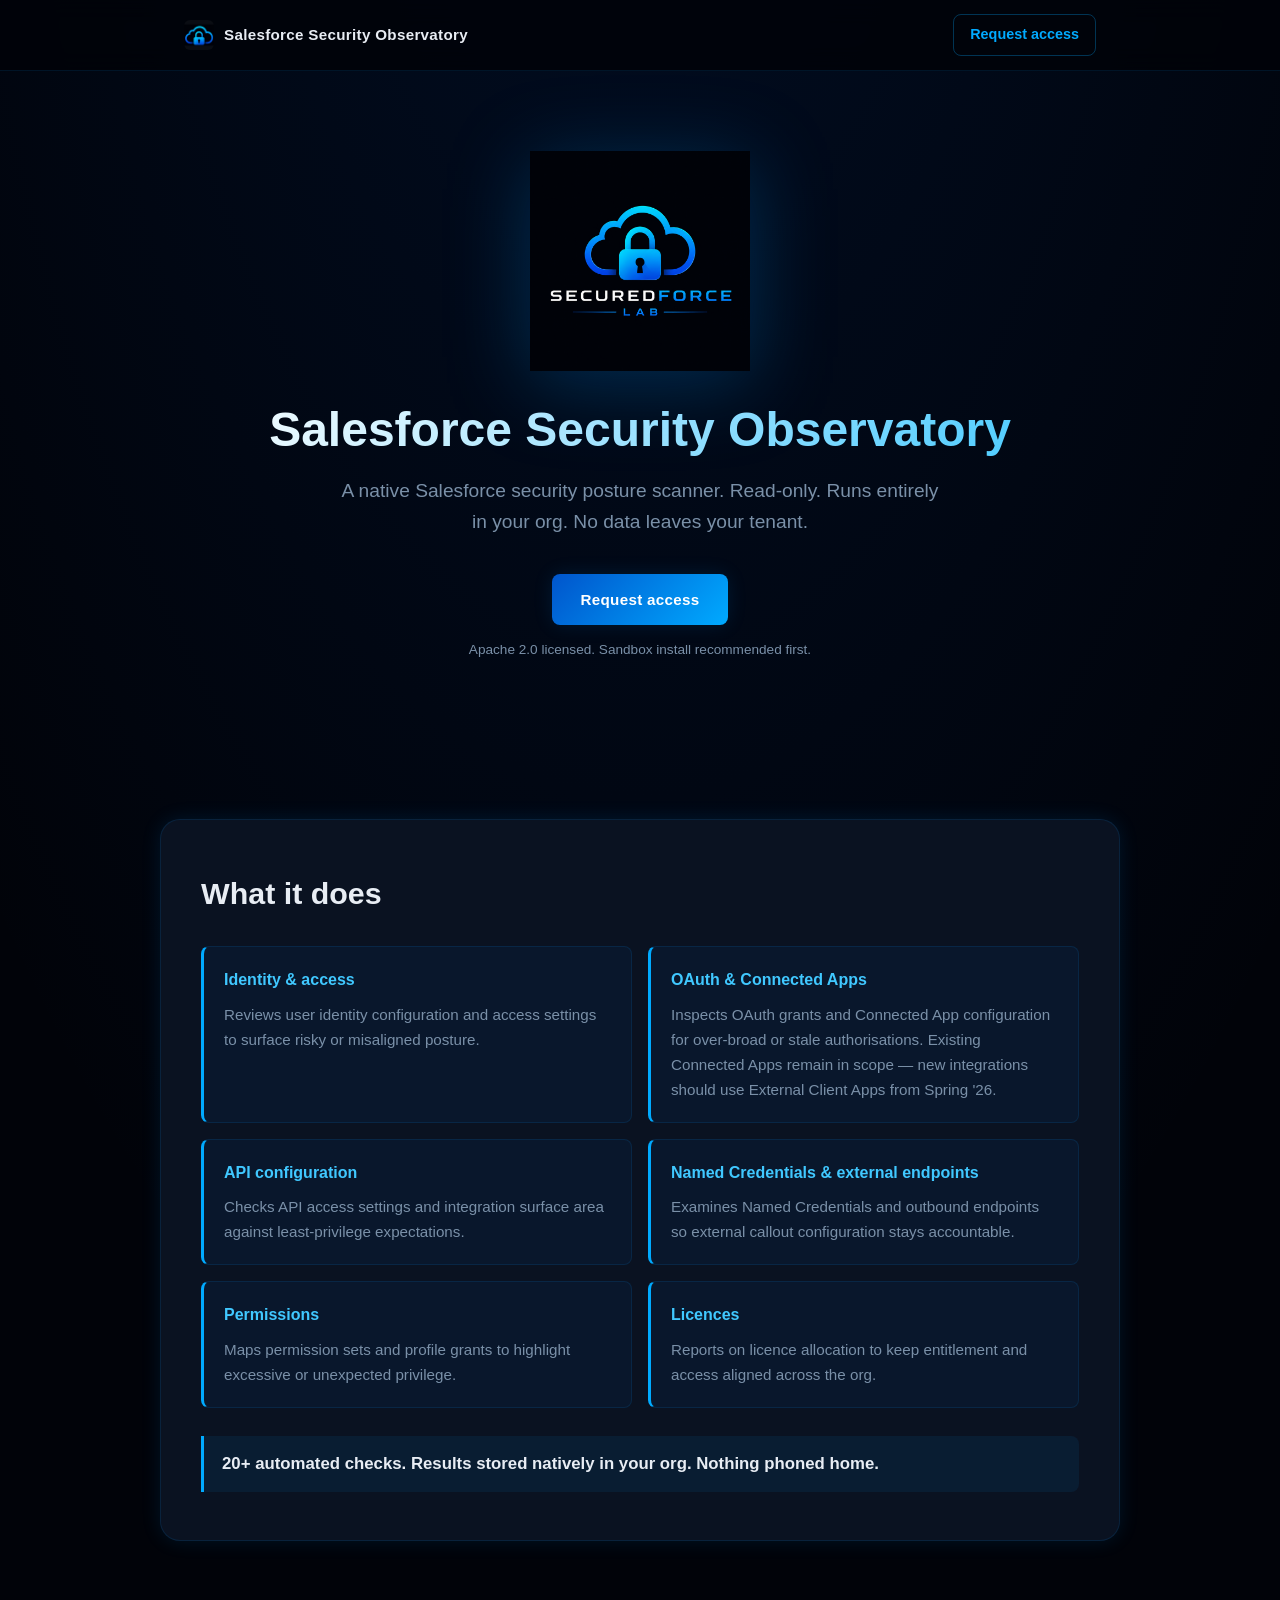
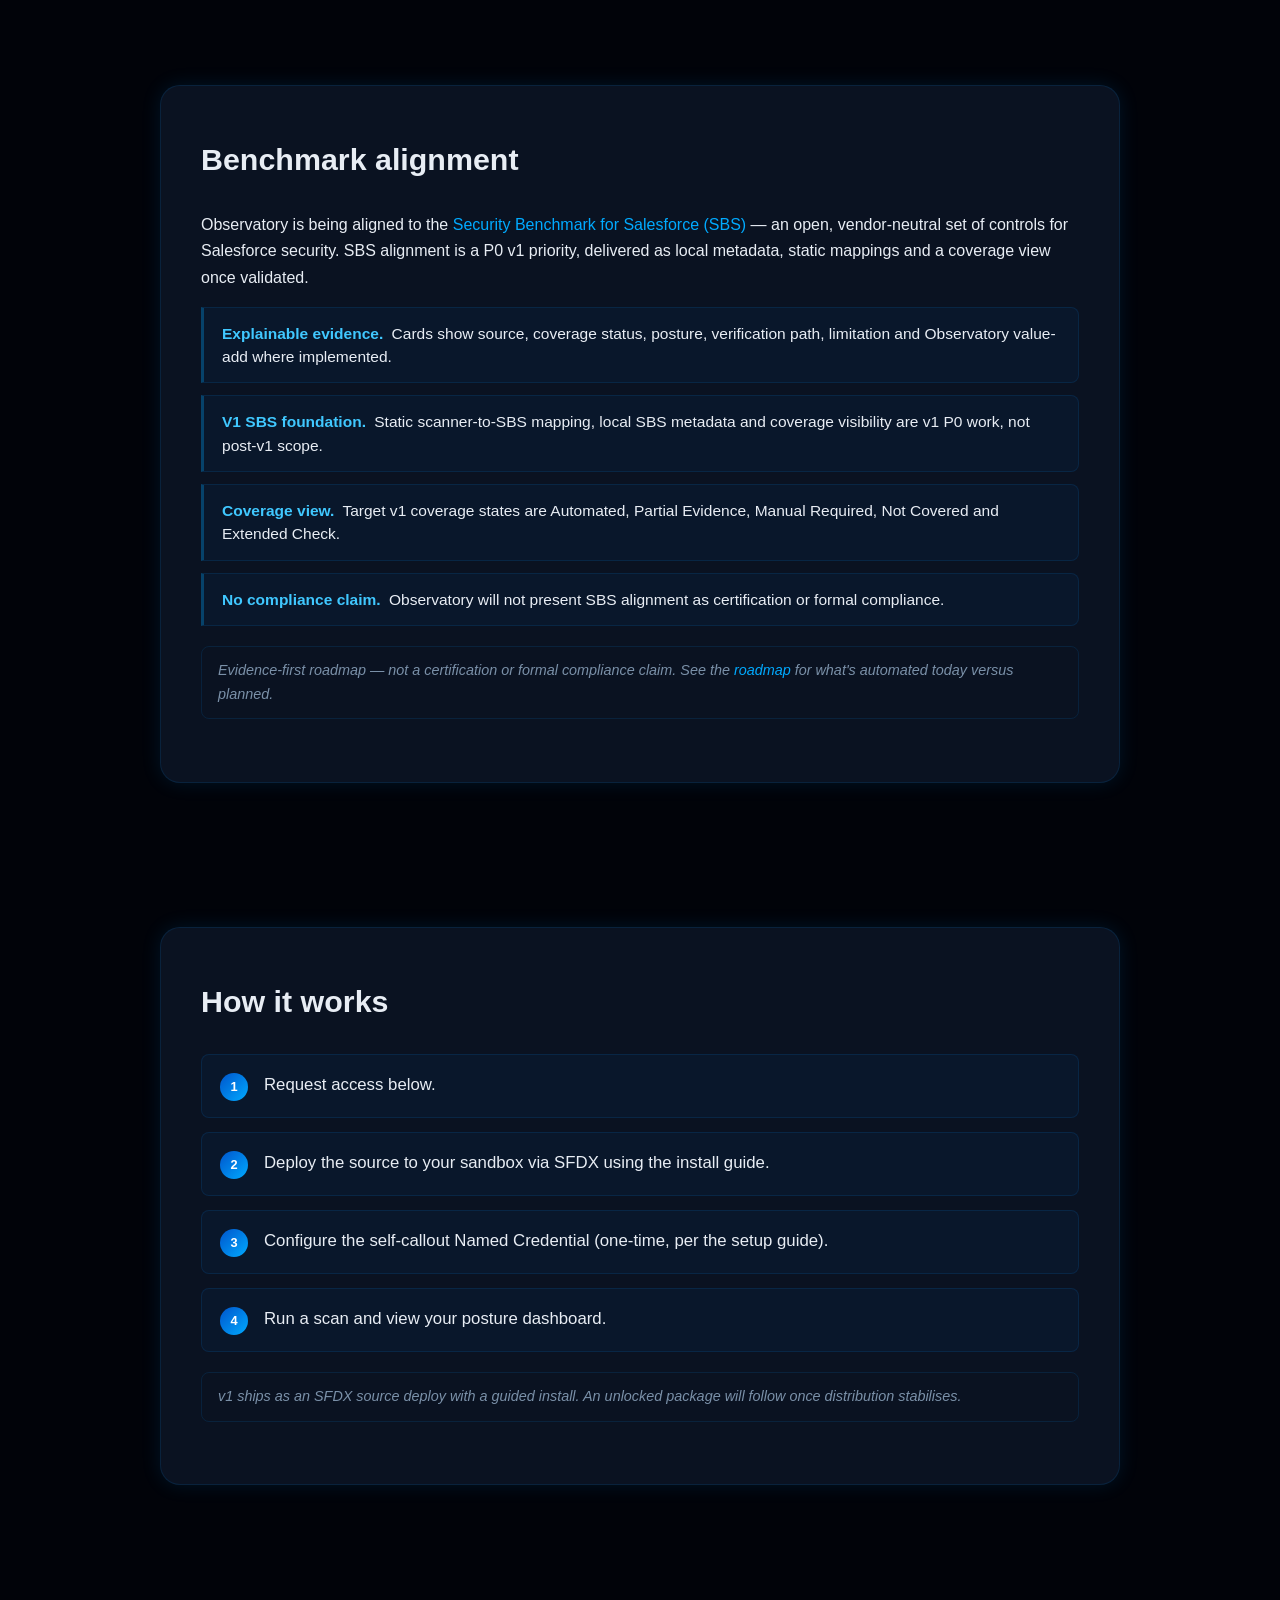
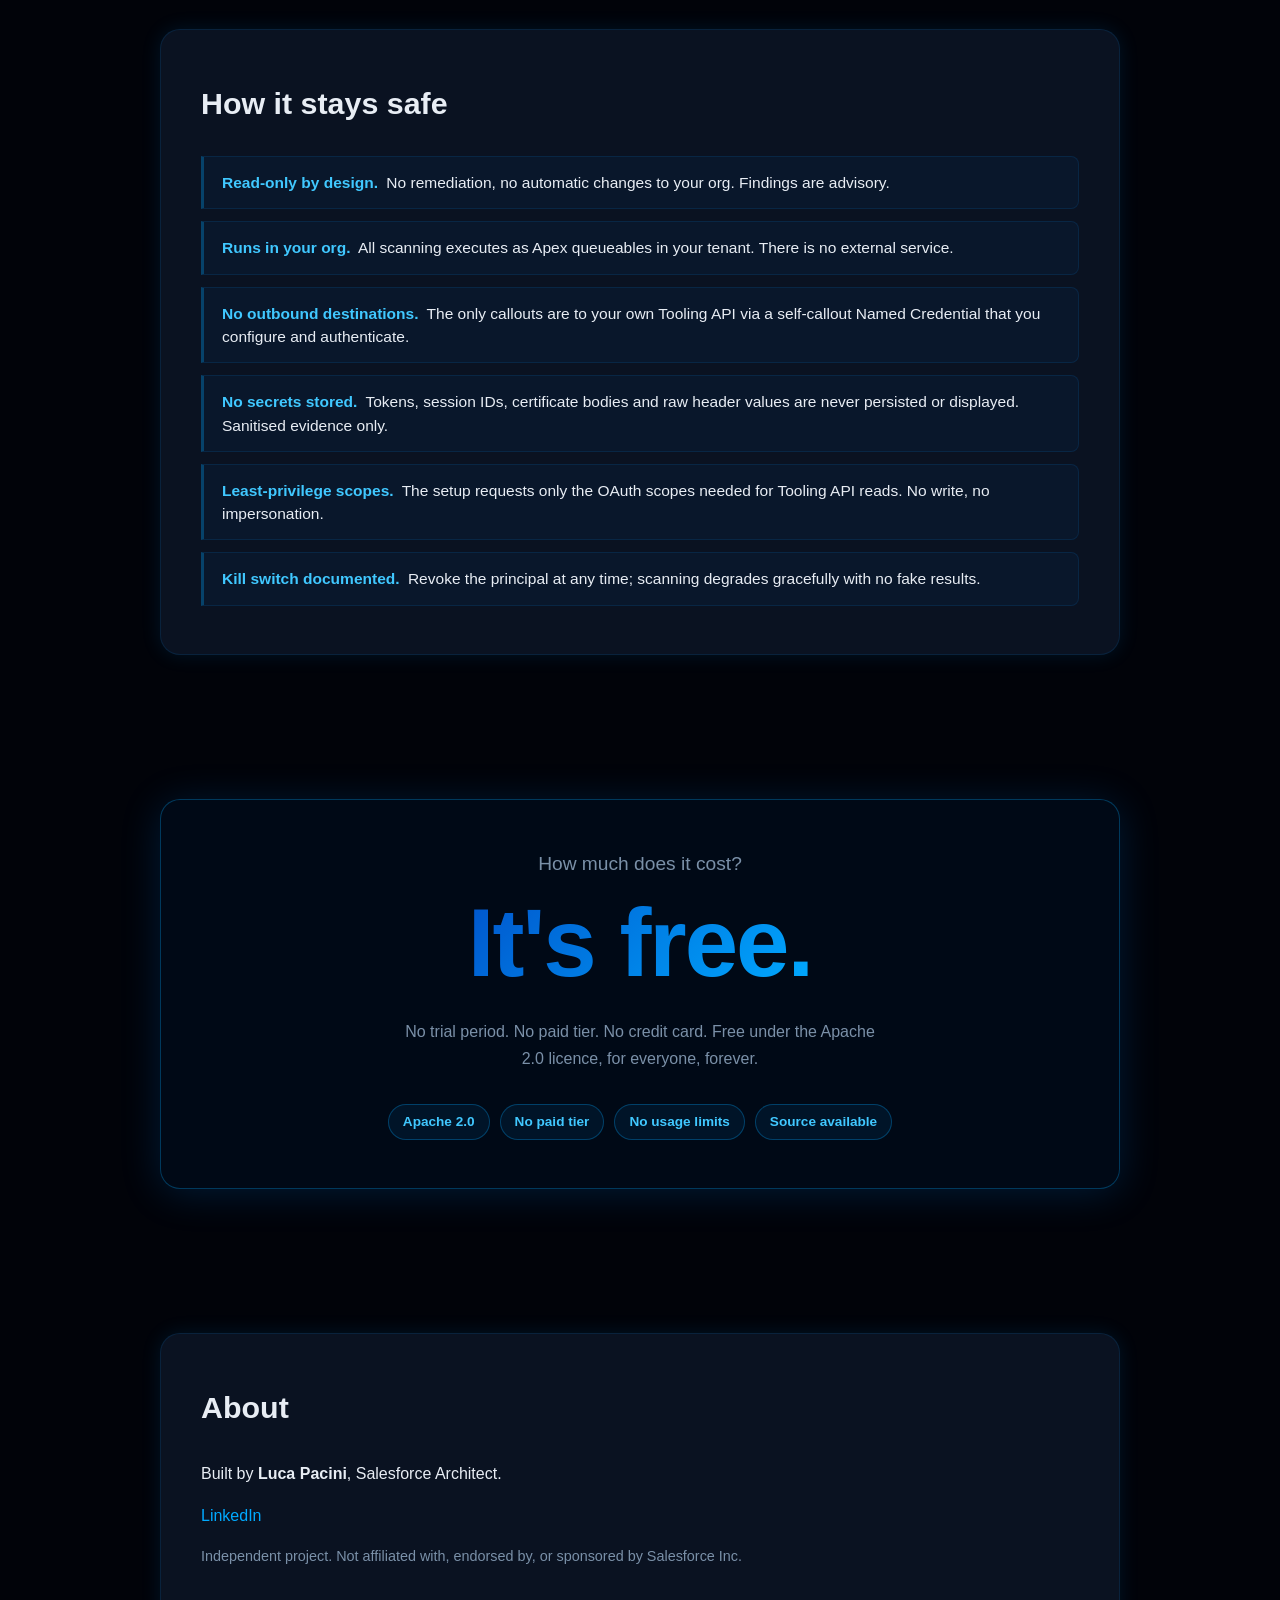
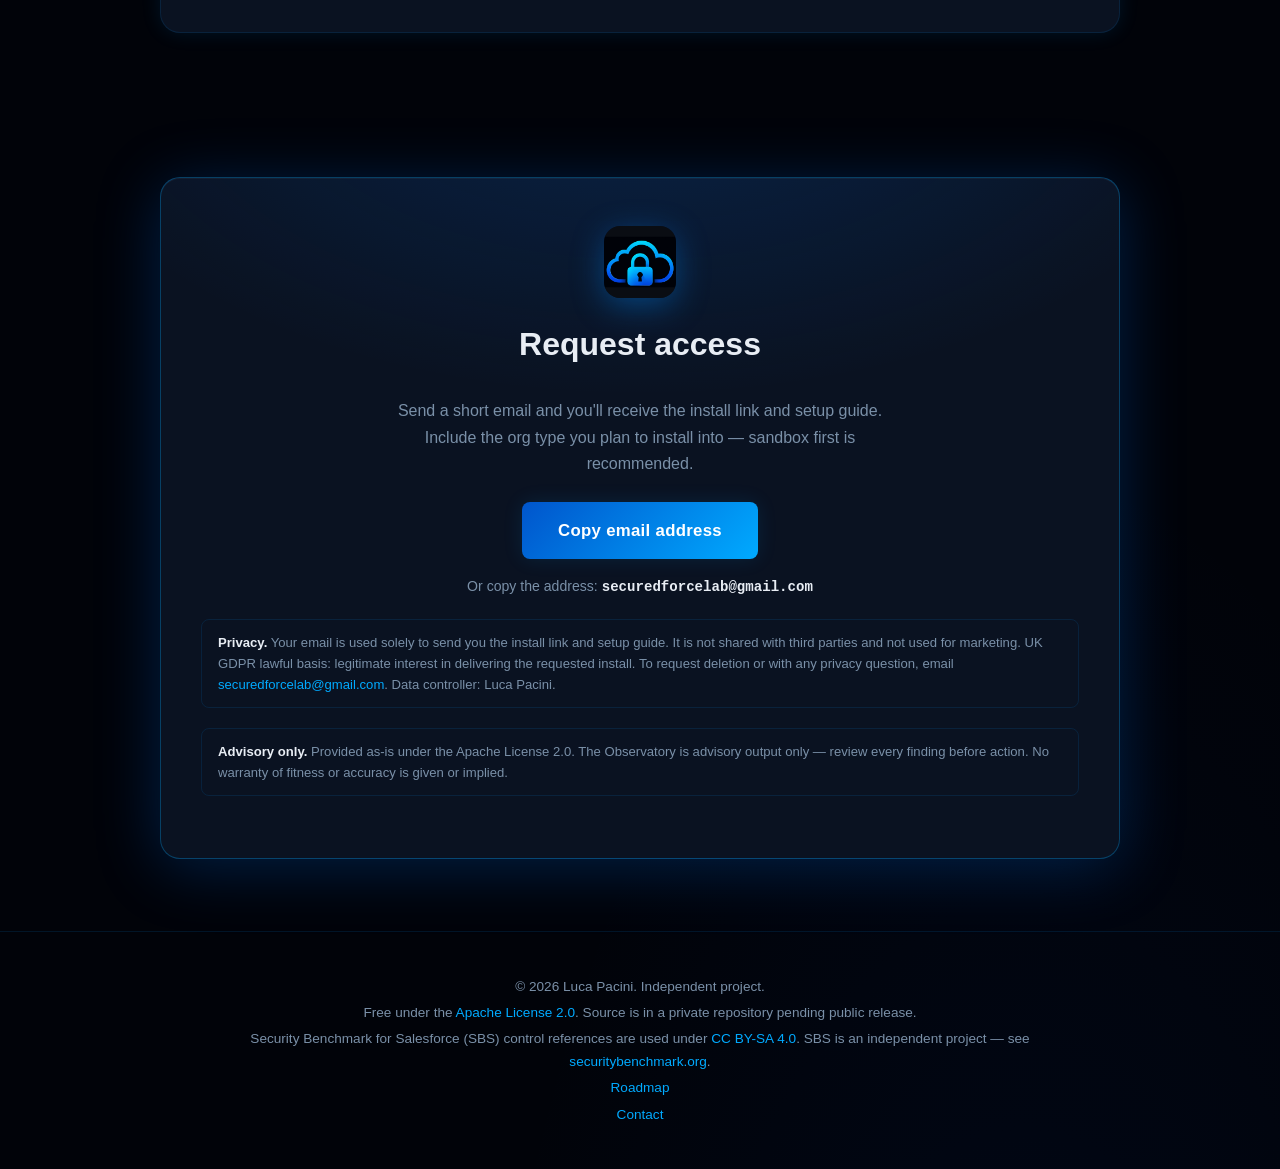
<file: index.html>
<!DOCTYPE html>
<html lang="en-GB">
<head>
  <meta charset="utf-8">
  <meta name="viewport" content="width=device-width, initial-scale=1">
  <title>Salesforce Security Observatory — Free Native Posture Scanner</title>
  <meta name="description" content="A native Salesforce security posture scanner. Read-only. Runs in your org. No data leaves your tenant. Built by a Salesforce Architect.">
  <meta name="author" content="Luca Pacini">
  <link rel="canonical" href="https://luca-pacini.github.io/sf-security-observatory/">
  <link rel="icon" type="image/png" href="favicon.png">
  <link rel="apple-touch-icon" href="logo-mark.png">

  <!-- Open Graph / link previews on LinkedIn, Slack, email -->
  <meta property="og:type" content="website">
  <meta property="og:title" content="Salesforce Security Observatory">
  <meta property="og:description" content="A native Salesforce security posture scanner. Read-only. Runs in your org. No data leaves your tenant.">
  <meta property="og:url" content="https://luca-pacini.github.io/sf-security-observatory/">
  <meta property="og:image" content="https://luca-pacini.github.io/sf-security-observatory/og-image.png">
  <meta property="og:locale" content="en_GB">
  <meta name="twitter:card" content="summary_large_image">
  <meta name="twitter:title" content="Salesforce Security Observatory">
  <meta name="twitter:description" content="A native Salesforce security posture scanner. Read-only. Runs in your org.">
  <meta name="twitter:image" content="https://luca-pacini.github.io/sf-security-observatory/og-image.png">

  <link rel="stylesheet" href="styles.css">
</head>
<body>
  <header class="site-header">
    <div class="container header-inner">
      <span class="brand"><img class="brand-logo" src="logo-mark.png" alt="SecuredForce Lab" width="32" height="32"> Salesforce Security Observatory</span>
      <a class="nav-cta" href="#request">Request access</a>
    </div>
  </header>

  <main>
    <!-- Hero -->
    <section class="hero">
      <div class="container">
        <img class="hero-logo" src="logo.png" alt="SecuredForce Lab — Salesforce Security Observatory" width="280">
        <h1>Salesforce Security Observatory</h1>
        <p class="strapline">A native Salesforce security posture scanner. Read-only. Runs entirely in your org. No data leaves your tenant.</p>
        <a class="btn btn-primary" href="#request">Request access</a>
        <p class="hero-sub">Apache 2.0 licensed. Sandbox install recommended first.</p>
      </div>
    </section>

    <!-- What it does -->
    <section class="section" id="what-it-does">
      <div class="container">
        <h2>What it does</h2>
        <ul class="feature-list">
          <li>
            <h3>Identity &amp; access</h3>
            <p>Reviews user identity configuration and access settings to surface risky or misaligned posture.</p>
          </li>
          <li>
            <h3>OAuth &amp; Connected Apps</h3>
            <p>Inspects OAuth grants and Connected App configuration for over-broad or stale authorisations. Existing Connected Apps remain in scope — new integrations should use External Client Apps from Spring '26.</p>
          </li>
          <li>
            <h3>API configuration</h3>
            <p>Checks API access settings and integration surface area against least-privilege expectations.</p>
          </li>
          <li>
            <h3>Named Credentials &amp; external endpoints</h3>
            <p>Examines Named Credentials and outbound endpoints so external callout configuration stays accountable.</p>
          </li>
          <li>
            <h3>Permissions</h3>
            <p>Maps permission sets and profile grants to highlight excessive or unexpected privilege.</p>
          </li>
          <li>
            <h3>Licences</h3>
            <p>Reports on licence allocation to keep entitlement and access aligned across the org.</p>
          </li>
        </ul>
        <p class="highlight">20+ automated checks. Results stored natively in your org. Nothing phoned home.</p>
      </div>
    </section>

    <!-- SBS alignment -->
    <section class="section" id="benchmark">
      <div class="container">
        <h2>Benchmark alignment</h2>
        <p>Observatory is being aligned to the <a class="link" href="https://www.securitybenchmark.org" target="_blank" rel="noopener">Security Benchmark for Salesforce (SBS)</a> — an open, vendor-neutral set of controls for Salesforce security. SBS alignment is a P0 v1 priority, delivered as local metadata, static mappings and a coverage view once validated.</p>
        <ul class="proof-list">
          <li><strong>Explainable evidence.</strong> Cards show source, coverage status, posture, verification path, limitation and Observatory value-add where implemented.</li>
          <li><strong>V1 SBS foundation.</strong> Static scanner-to-SBS mapping, local SBS metadata and coverage visibility are v1 P0 work, not post-v1 scope.</li>
          <li><strong>Coverage view.</strong> Target v1 coverage states are Automated, Partial Evidence, Manual Required, Not Covered and Extended Check.</li>
          <li><strong>No compliance claim.</strong> Observatory will not present SBS alignment as certification or formal compliance.</li>
        </ul>
        <p class="note">Evidence-first roadmap — not a certification or formal compliance claim. See the <a class="link" href="roadmap.html">roadmap</a> for what's automated today versus planned.</p>
      </div>
    </section>

    <!-- How it works -->
    <section class="section section-alt" id="how-it-works">
      <div class="container">
        <h2>How it works</h2>
        <ol class="steps">
          <li>Request access below.</li>
          <li>Deploy the source to your sandbox via SFDX using the install guide.</li>
          <li>Configure the self-callout Named Credential (one-time, per the setup guide).</li>
          <li>Run a scan and view your posture dashboard.</li>
        </ol>
        <p class="note">v1 ships as an SFDX source deploy with a guided install. An unlocked package will follow once distribution stabilises.</p>
      </div>
    </section>

    <!-- How it stays safe -->
    <section class="section" id="how-it-stays-safe">
      <div class="container">
        <h2>How it stays safe</h2>
        <ul class="proof-list">
          <li><strong>Read-only by design.</strong> No remediation, no automatic changes to your org. Findings are advisory.</li>
          <li><strong>Runs in your org.</strong> All scanning executes as Apex queueables in your tenant. There is no external service.</li>
          <li><strong>No outbound destinations.</strong> The only callouts are to your own Tooling API via a self-callout Named Credential that you configure and authenticate.</li>
          <li><strong>No secrets stored.</strong> Tokens, session IDs, certificate bodies and raw header values are never persisted or displayed. Sanitised evidence only.</li>
          <li><strong>Least-privilege scopes.</strong> The setup requests only the OAuth scopes needed for Tooling API reads. No write, no impersonation.</li>
          <li><strong>Kill switch documented.</strong> Revoke the principal at any time; scanning degrades gracefully with no fake results.</li>
        </ul>
      </div>
    </section>

    <!-- Pricing -->
    <section class="section section-price" id="pricing">
      <div class="container">
        <div class="price-block">
          <p class="price-question">How much does it cost?</p>
          <span class="price-answer">It's free.</span>
          <p class="price-detail">No trial period. No paid tier. No credit card. Free under the Apache 2.0 licence, for everyone, forever.</p>
          <div class="price-badges">
            <span class="badge">Apache 2.0</span>
            <span class="badge">No paid tier</span>
            <span class="badge">No usage limits</span>
            <span class="badge">Source available</span>
          </div>
        </div>
      </div>
    </section>

    <!-- About -->
    <section class="section section-alt" id="about">
      <div class="container">
        <h2>About</h2>
        <p>Built by <strong>Luca Pacini</strong>, Salesforce Architect.</p>
        <p><a class="link" id="linkedin-link" href="https://www.linkedin.com/in/lpacini" target="_blank" rel="noopener">LinkedIn</a></p>
        <p class="disclaimer">Independent project. Not affiliated with, endorsed by, or sponsored by Salesforce Inc.</p>
      </div>
    </section>

    <!-- Lead capture form -->
    <!-- Lead capture: email CTA -->
    <section class="section request-section" id="request">
      <div class="container">
        <div class="request-card">
          <img class="request-mark" src="logo-mark.png" alt="SecuredForce Lab" width="64" height="64">
          <h2>Request access</h2>
          <p class="form-guidance">Send a short email and you'll receive the install link and setup guide. Include the org type you plan to install into — sandbox first is recommended.</p>
          <p class="email-cta">
            <a id="request-btn" class="btn btn-primary btn-lg"
               href="mailto:securedforcelab@gmail.com?subject=Security%20Observatory%20-%20install%20link%20request&body=Hi%20Luca%2C%0A%0AI'd%20like%20to%20try%20the%20Salesforce%20Security%20Observatory.%0A%0AName%3A%20%0AOrg%20type%20(sandbox%20%2F%20developer%20%2F%20production)%3A%20%0A%0AThanks">
              Request the install link
            </a>
          </p>
          <p class="email-fallback">
            Or copy the address: <strong>securedforcelab@gmail.com</strong>
          </p>
        </div>
        <p class="privacy-notice">
          <strong>Privacy.</strong> Your email is used solely to send you the install link and setup guide. It is not shared with third parties and not used for marketing. UK GDPR lawful basis: legitimate interest in delivering the requested install. To request deletion or with any privacy question, email <a class="link" id="privacy-email" href="mailto:securedforcelab@gmail.com">securedforcelab@gmail.com</a>. Data controller: Luca Pacini.
        </p>
        <p class="advisory-notice">
          <strong>Advisory only.</strong> Provided as-is under the Apache License 2.0. The Observatory is advisory output only — review every finding before action. No warranty of fitness or accuracy is given or implied.
        </p>
      </div>
    </section>
  </main>

  <footer class="site-footer">
    <div class="container">
      <p>&copy; 2026 Luca Pacini. Independent project.</p>
      <p>Free under the <a class="link" href="https://www.apache.org/licenses/LICENSE-2.0" rel="noopener">Apache License 2.0</a>. Source is in a private repository pending public release.</p>
      <p>Security Benchmark for Salesforce (SBS) control references are used under <a class="link" href="https://creativecommons.org/licenses/by-sa/4.0/" target="_blank" rel="noopener">CC BY-SA 4.0</a>. SBS is an independent project — see <a class="link" href="https://www.securitybenchmark.org" target="_blank" rel="noopener">securitybenchmark.org</a>.</p>
      <p><a class="link" id="roadmap-link" href="roadmap.html">Roadmap</a></p>
      <p><a class="link" id="contact-email" href="mailto:securedforcelab@gmail.com">Contact</a></p>
    </div>
  </footer>
  <script>
    (function () {
      var btn = document.getElementById('request-btn');
      if (!btn) return;

      var isTouchDevice = ('ontouchstart' in window) || (navigator.maxTouchPoints > 0);

      if (!isTouchDevice) {
        // Desktop: no reliable mail client — copy email to clipboard instead
        btn.textContent = 'Copy email address';
        btn.addEventListener('click', function (e) {
          e.preventDefault();
          var email = 'securedforcelab@gmail.com';
          if (navigator.clipboard && navigator.clipboard.writeText) {
            navigator.clipboard.writeText(email).then(function () {
              btn.textContent = '✓ Copied!';
              btn.style.background = 'linear-gradient(135deg,#00994d,#00cc66)';
              setTimeout(function () {
                btn.textContent = 'Copy email address';
                btn.style.background = '';
              }, 2500);
            }).catch(function () {
              // clipboard blocked (e.g. iframe) — fall back to showing the address
              btn.textContent = 'securedforcelab@gmail.com';
            });
          } else {
            btn.textContent = 'securedforcelab@gmail.com';
          }
        });
      }
      // Touch devices: mailto: href fires naturally — no changes needed
    })();
  </script>
</body>
</html>
</file>
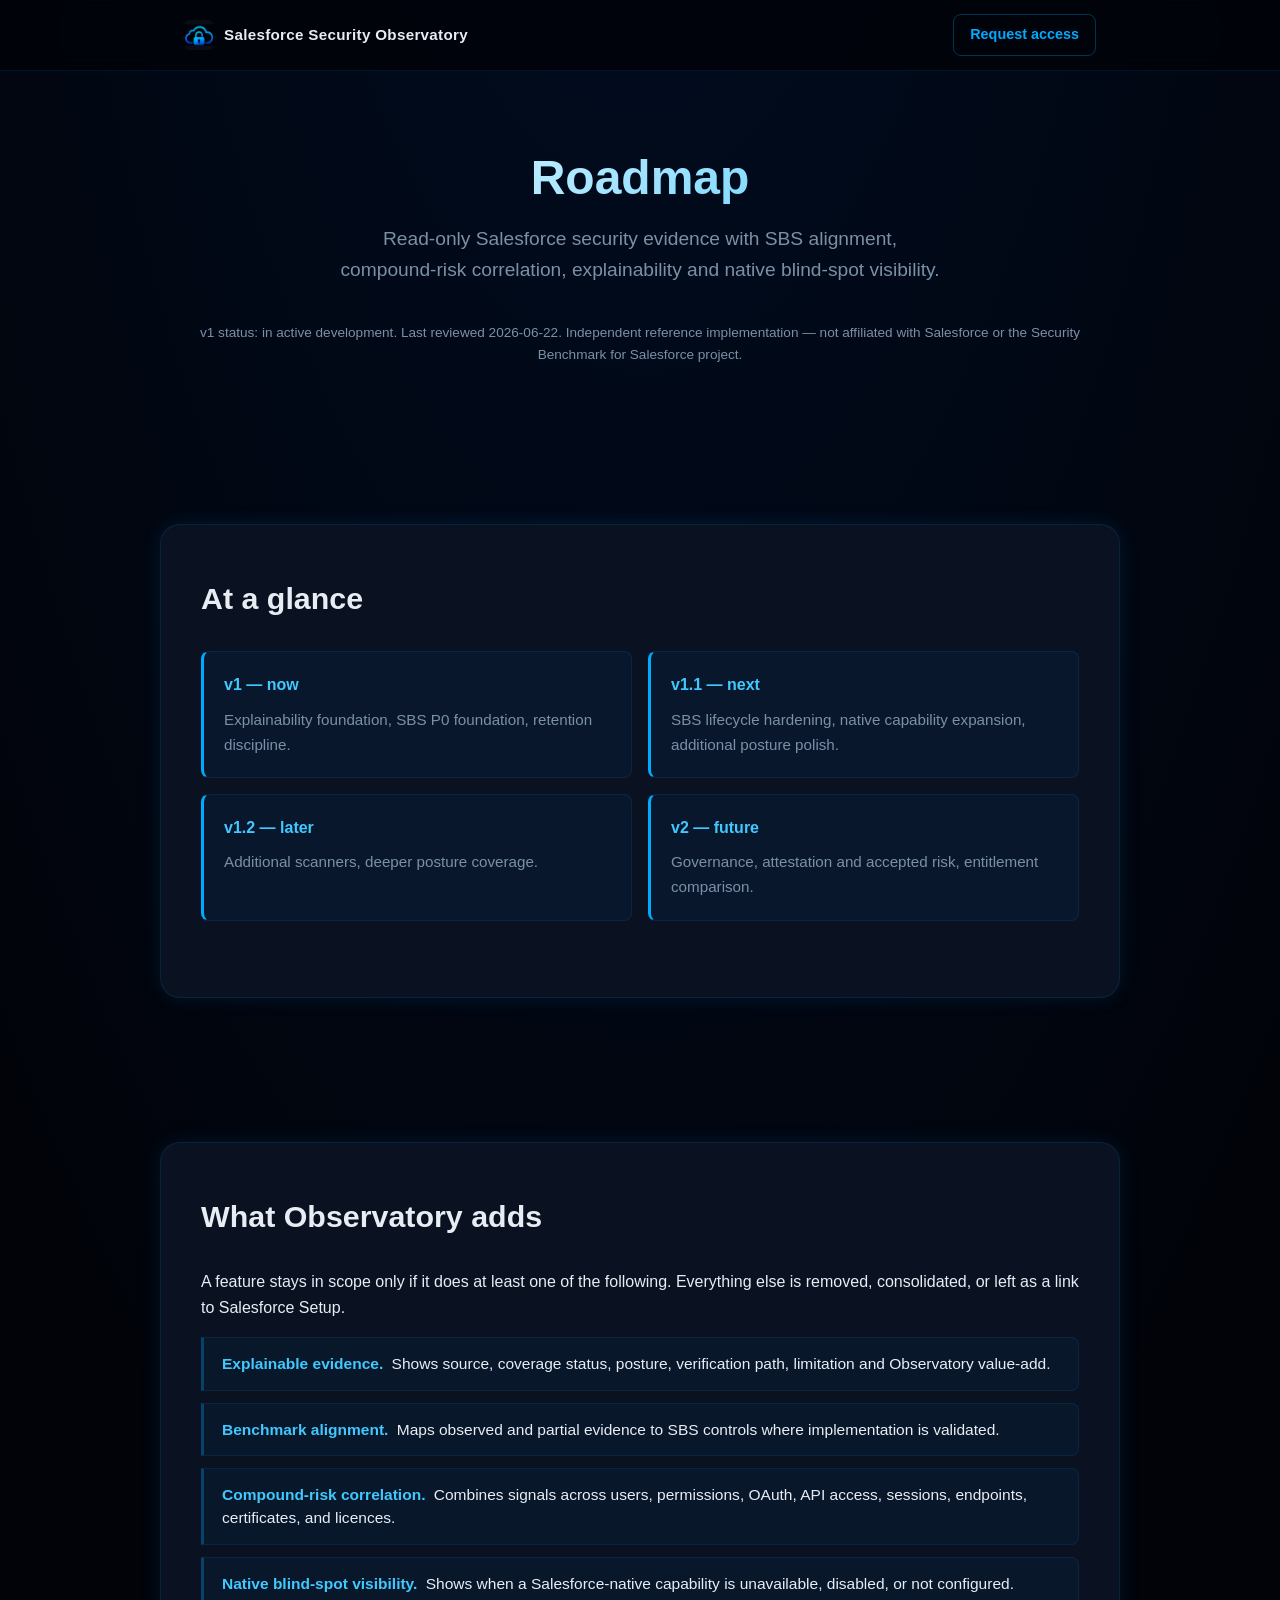
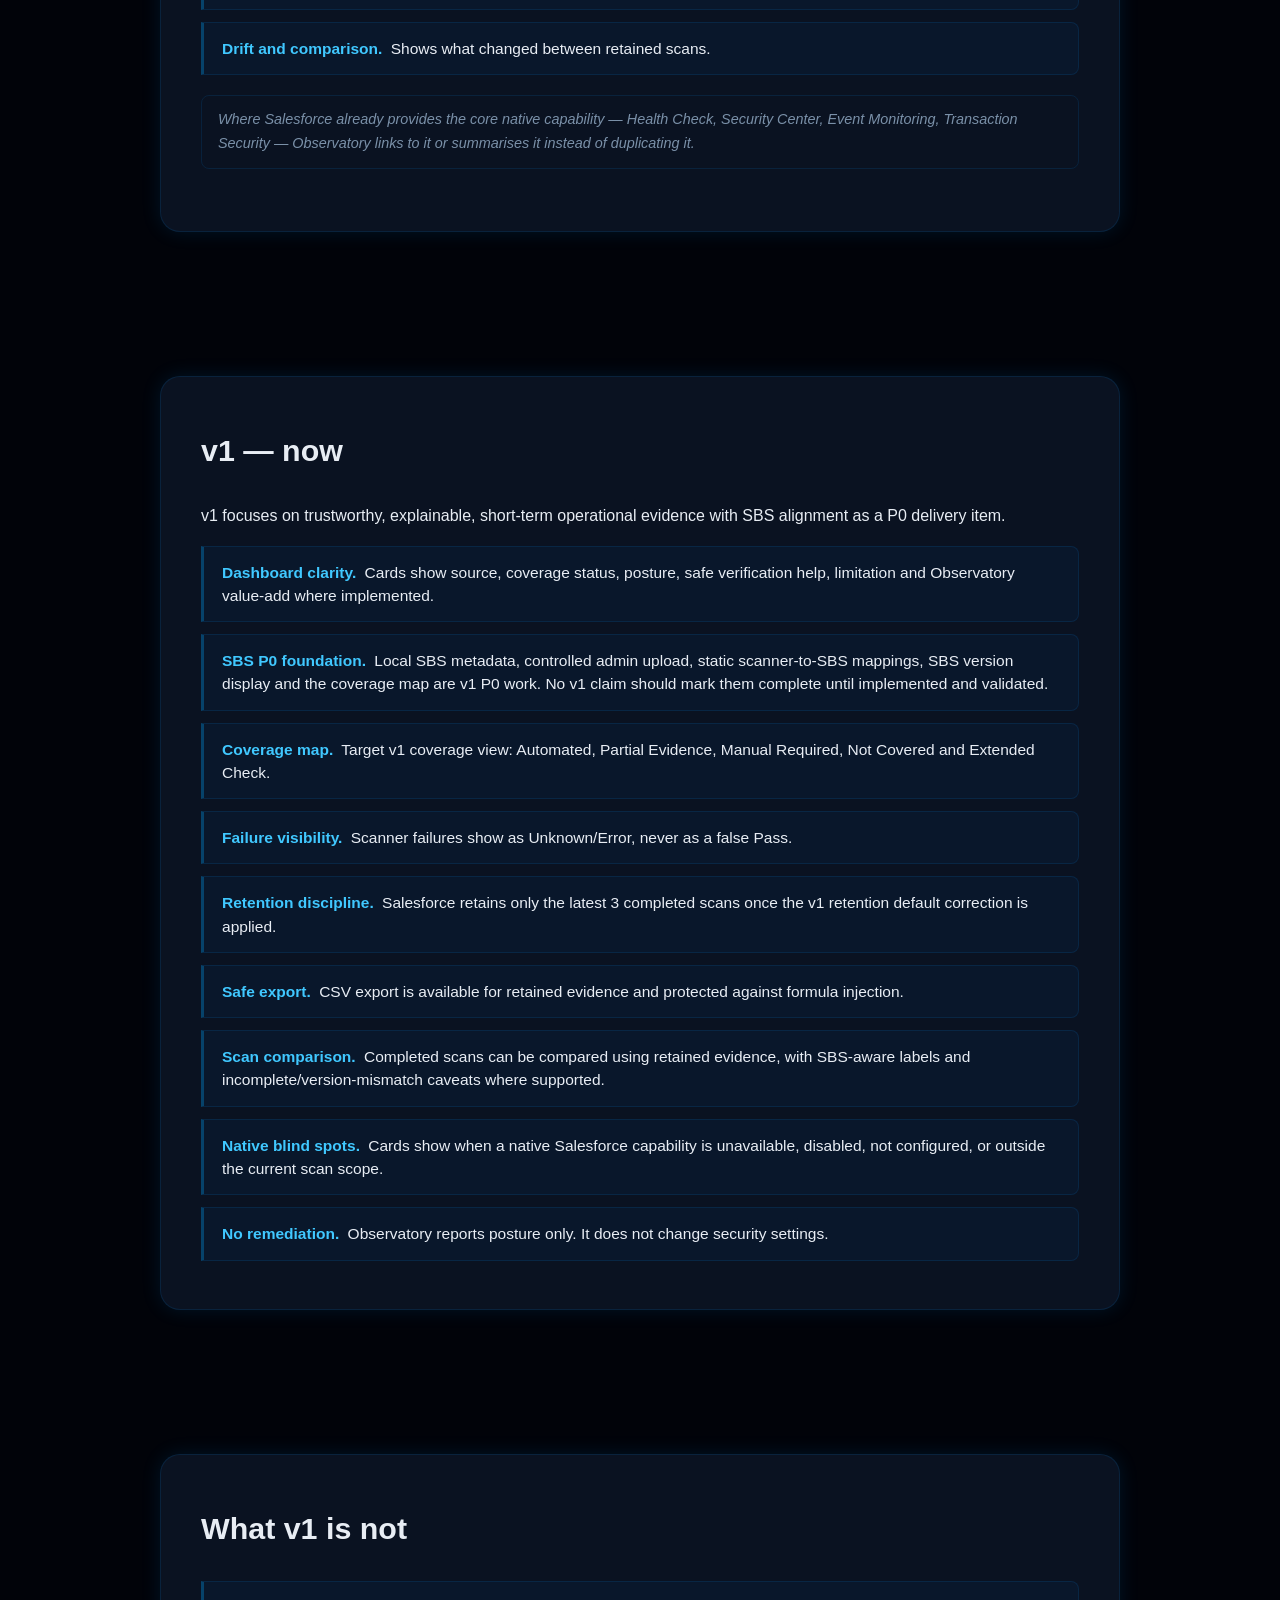
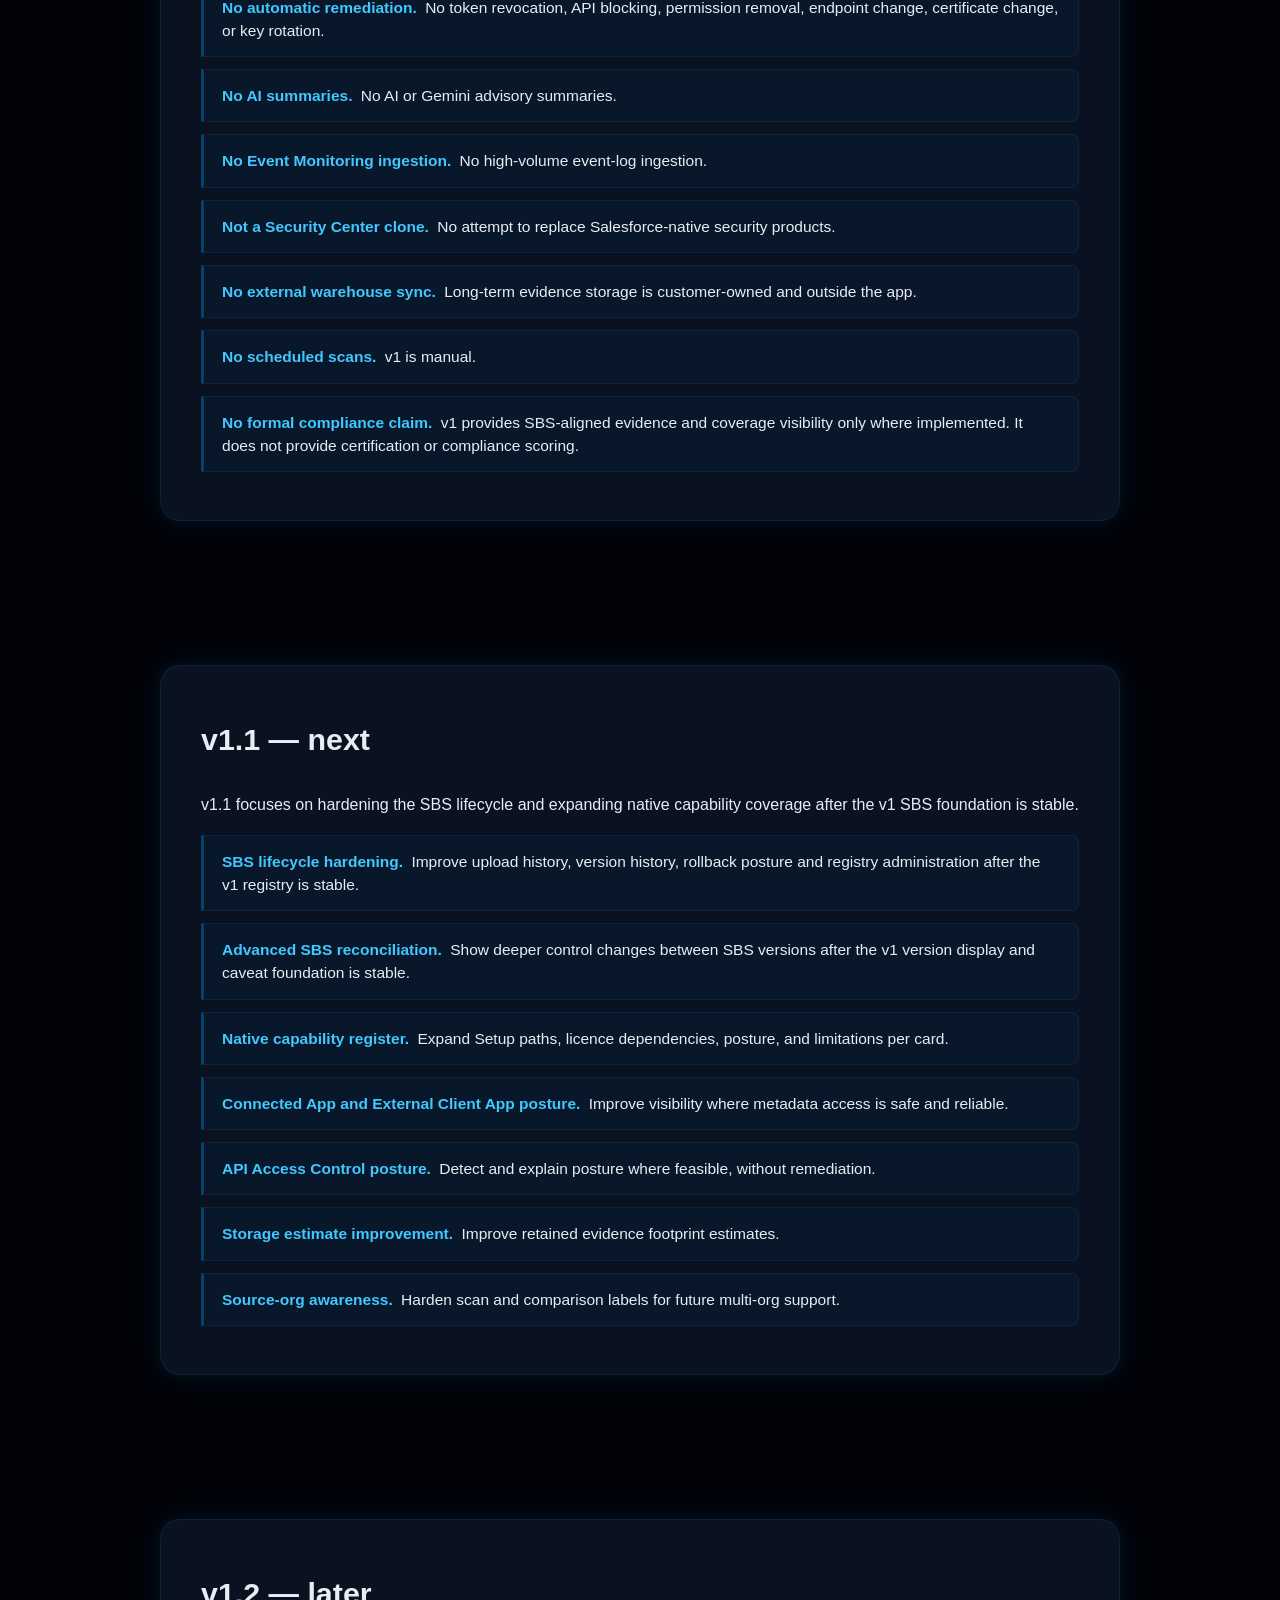
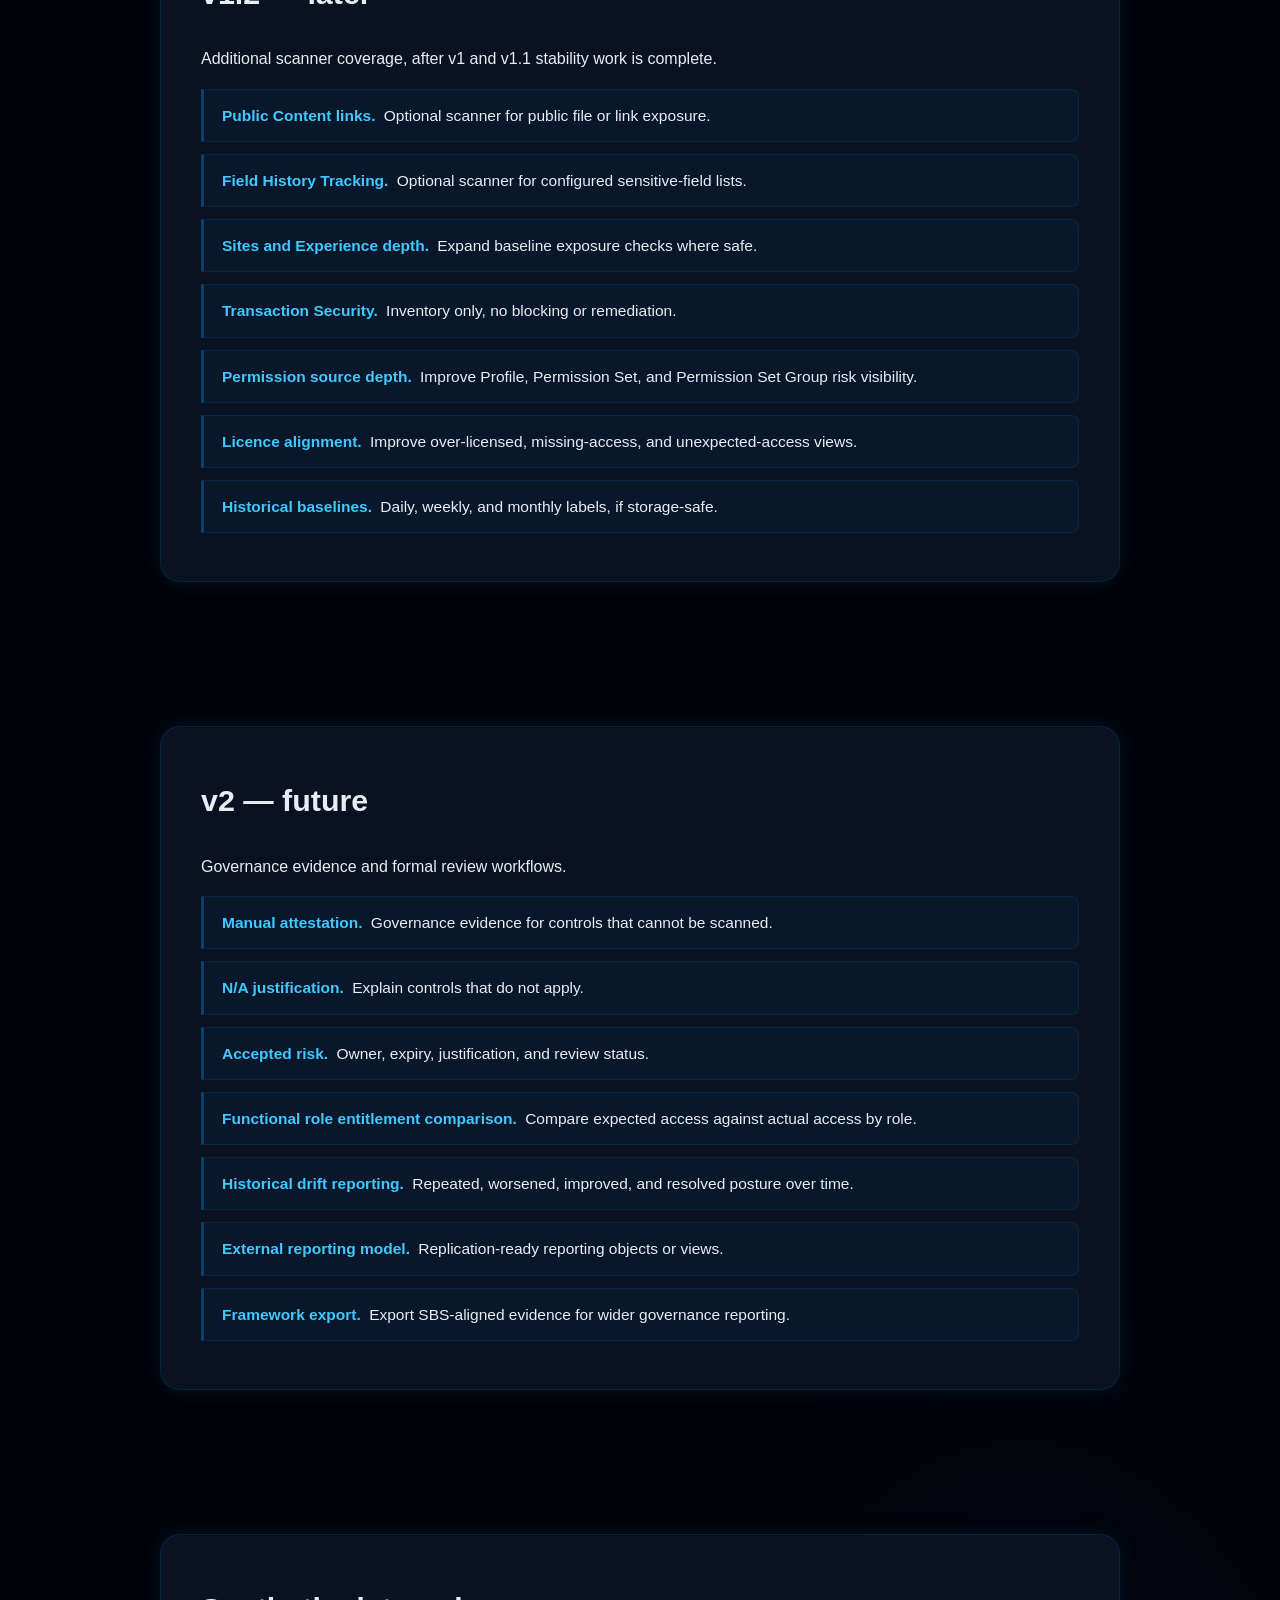
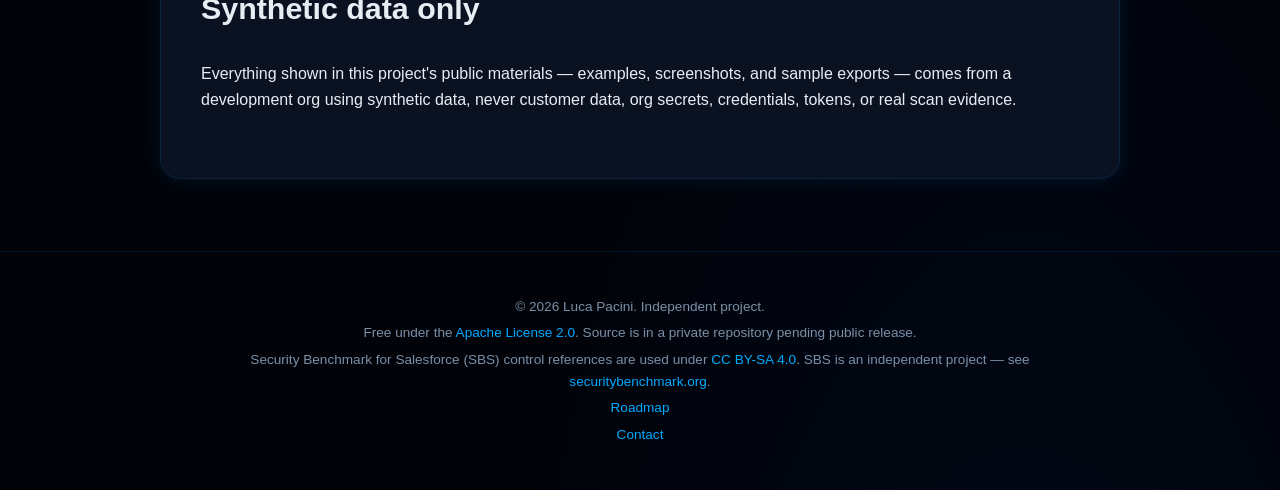
<file: roadmap.html>
<!DOCTYPE html>
<html lang="en-GB">
<head>
  <meta charset="utf-8">
  <meta name="viewport" content="width=device-width, initial-scale=1">
  <title>Roadmap — Salesforce Security Observatory</title>
  <meta name="description" content="Read-only Salesforce security evidence with SBS alignment as a P0 v1 foundation.">
  <meta name="author" content="Luca Pacini">
  <link rel="canonical" href="https://luca-pacini.github.io/sf-security-observatory/roadmap.html">
  <link rel="icon" type="image/png" href="favicon.png">
  <link rel="apple-touch-icon" href="logo-mark.png">

  <meta property="og:type" content="website">
  <meta property="og:title" content="Roadmap — Salesforce Security Observatory">
  <meta property="og:description" content="Read-only Salesforce security evidence with SBS alignment as a P0 v1 foundation.">
  <meta property="og:url" content="https://luca-pacini.github.io/sf-security-observatory/roadmap.html">
  <meta property="og:image" content="https://luca-pacini.github.io/sf-security-observatory/og-image.png">
  <meta property="og:locale" content="en_GB">
  <meta name="twitter:card" content="summary_large_image">
  <meta name="twitter:title" content="Roadmap — Salesforce Security Observatory">
  <meta name="twitter:description" content="Read-only Salesforce security evidence with SBS alignment as a P0 v1 foundation.">
  <meta name="twitter:image" content="https://luca-pacini.github.io/sf-security-observatory/og-image.png">

  <link rel="stylesheet" href="styles.css">
</head>
<body>
  <header class="site-header">
    <div class="container header-inner">
      <a href="index.html" style="text-decoration:none; color:inherit;">
        <span class="brand"><img class="brand-logo" src="logo-mark.png" alt="SecuredForce Lab" width="32" height="32"> Salesforce Security Observatory</span>
      </a>
      <a class="nav-cta" href="index.html#request">Request access</a>
    </div>
  </header>

  <main>
    <!-- Inner hero -->
    <section class="hero">
      <div class="container">
        <h1>Roadmap</h1>
        <p class="strapline">Read-only Salesforce security evidence with SBS alignment, compound-risk correlation, explainability and native blind-spot visibility.</p>
        <p class="hero-sub">v1 status: in active development. Last reviewed 2026-06-22. Independent reference implementation — not affiliated with Salesforce or the Security Benchmark for Salesforce project.</p>
      </div>
    </section>

    <!-- Phases at a glance -->
    <section class="section" id="phases">
      <div class="container">
        <h2>At a glance</h2>
        <ul class="feature-list">
          <li>
            <h3>v1 — now</h3>
            <p>Explainability foundation, SBS P0 foundation, retention discipline.</p>
          </li>
          <li>
            <h3>v1.1 — next</h3>
            <p>SBS lifecycle hardening, native capability expansion, additional posture polish.</p>
          </li>
          <li>
            <h3>v1.2 — later</h3>
            <p>Additional scanners, deeper posture coverage.</p>
          </li>
          <li>
            <h3>v2 — future</h3>
            <p>Governance, attestation and accepted risk, entitlement comparison.</p>
          </li>
        </ul>
      </div>
    </section>

    <!-- What Observatory adds -->
    <section class="section section-alt" id="adds">
      <div class="container">
        <h2>What Observatory adds</h2>
        <p>A feature stays in scope only if it does at least one of the following. Everything else is removed, consolidated, or left as a link to Salesforce Setup.</p>
        <ul class="proof-list">
          <li><strong>Explainable evidence.</strong> Shows source, coverage status, posture, verification path, limitation and Observatory value-add.</li>
          <li><strong>Benchmark alignment.</strong> Maps observed and partial evidence to SBS controls where implementation is validated.</li>
          <li><strong>Compound-risk correlation.</strong> Combines signals across users, permissions, OAuth, API access, sessions, endpoints, certificates, and licences.</li>
          <li><strong>Native blind-spot visibility.</strong> Shows when a Salesforce-native capability is unavailable, disabled, or not configured.</li>
          <li><strong>Drift and comparison.</strong> Shows what changed between retained scans.</li>
        </ul>
        <p class="note">Where Salesforce already provides the core native capability — Health Check, Security Center, Event Monitoring, Transaction Security — Observatory links to it or summarises it instead of duplicating it.</p>
      </div>
    </section>

    <!-- v1 now -->
    <section class="section" id="v1">
      <div class="container">
        <h2>v1 — now</h2>
        <p>v1 focuses on trustworthy, explainable, short-term operational evidence with SBS alignment as a P0 delivery item.</p>
        <ul class="proof-list">
          <li><strong>Dashboard clarity.</strong> Cards show source, coverage status, posture, safe verification help, limitation and Observatory value-add where implemented.</li>
          <li><strong>SBS P0 foundation.</strong> Local SBS metadata, controlled admin upload, static scanner-to-SBS mappings, SBS version display and the coverage map are v1 P0 work. No v1 claim should mark them complete until implemented and validated.</li>
          <li><strong>Coverage map.</strong> Target v1 coverage view: Automated, Partial Evidence, Manual Required, Not Covered and Extended Check.</li>
          <li><strong>Failure visibility.</strong> Scanner failures show as Unknown/Error, never as a false Pass.</li>
          <li><strong>Retention discipline.</strong> Salesforce retains only the latest 3 completed scans once the v1 retention default correction is applied.</li>
          <li><strong>Safe export.</strong> CSV export is available for retained evidence and protected against formula injection.</li>
          <li><strong>Scan comparison.</strong> Completed scans can be compared using retained evidence, with SBS-aware labels and incomplete/version-mismatch caveats where supported.</li>
          <li><strong>Native blind spots.</strong> Cards show when a native Salesforce capability is unavailable, disabled, not configured, or outside the current scan scope.</li>
          <li><strong>No remediation.</strong> Observatory reports posture only. It does not change security settings.</li>
        </ul>
      </div>
    </section>

    <!-- v1 exclusions -->
    <section class="section section-alt" id="v1-exclusions">
      <div class="container">
        <h2>What v1 is not</h2>
        <ul class="proof-list">
          <li><strong>No automatic remediation.</strong> No token revocation, API blocking, permission removal, endpoint change, certificate change, or key rotation.</li>
          <li><strong>No AI summaries.</strong> No AI or Gemini advisory summaries.</li>
          <li><strong>No Event Monitoring ingestion.</strong> No high-volume event-log ingestion.</li>
          <li><strong>Not a Security Center clone.</strong> No attempt to replace Salesforce-native security products.</li>
          <li><strong>No external warehouse sync.</strong> Long-term evidence storage is customer-owned and outside the app.</li>
          <li><strong>No scheduled scans.</strong> v1 is manual.</li>
          <li><strong>No formal compliance claim.</strong> v1 provides SBS-aligned evidence and coverage visibility only where implemented. It does not provide certification or compliance scoring.</li>
        </ul>
      </div>
    </section>

    <!-- v1.1 -->
    <section class="section" id="v1-1">
      <div class="container">
        <h2>v1.1 — next</h2>
        <p>v1.1 focuses on hardening the SBS lifecycle and expanding native capability coverage after the v1 SBS foundation is stable.</p>
        <ul class="proof-list">
          <li><strong>SBS lifecycle hardening.</strong> Improve upload history, version history, rollback posture and registry administration after the v1 registry is stable.</li>
          <li><strong>Advanced SBS reconciliation.</strong> Show deeper control changes between SBS versions after the v1 version display and caveat foundation is stable.</li>
          <li><strong>Native capability register.</strong> Expand Setup paths, licence dependencies, posture, and limitations per card.</li>
          <li><strong>Connected App and External Client App posture.</strong> Improve visibility where metadata access is safe and reliable.</li>
          <li><strong>API Access Control posture.</strong> Detect and explain posture where feasible, without remediation.</li>
          <li><strong>Storage estimate improvement.</strong> Improve retained evidence footprint estimates.</li>
          <li><strong>Source-org awareness.</strong> Harden scan and comparison labels for future multi-org support.</li>
        </ul>
      </div>
    </section>

    <!-- v1.2 -->
    <section class="section section-alt" id="v1-2">
      <div class="container">
        <h2>v1.2 — later</h2>
        <p>Additional scanner coverage, after v1 and v1.1 stability work is complete.</p>
        <ul class="proof-list">
          <li><strong>Public Content links.</strong> Optional scanner for public file or link exposure.</li>
          <li><strong>Field History Tracking.</strong> Optional scanner for configured sensitive-field lists.</li>
          <li><strong>Sites and Experience depth.</strong> Expand baseline exposure checks where safe.</li>
          <li><strong>Transaction Security.</strong> Inventory only, no blocking or remediation.</li>
          <li><strong>Permission source depth.</strong> Improve Profile, Permission Set, and Permission Set Group risk visibility.</li>
          <li><strong>Licence alignment.</strong> Improve over-licensed, missing-access, and unexpected-access views.</li>
          <li><strong>Historical baselines.</strong> Daily, weekly, and monthly labels, if storage-safe.</li>
        </ul>
      </div>
    </section>

    <!-- v2 -->
    <section class="section" id="v2">
      <div class="container">
        <h2>v2 — future</h2>
        <p>Governance evidence and formal review workflows.</p>
        <ul class="proof-list">
          <li><strong>Manual attestation.</strong> Governance evidence for controls that cannot be scanned.</li>
          <li><strong>N/A justification.</strong> Explain controls that do not apply.</li>
          <li><strong>Accepted risk.</strong> Owner, expiry, justification, and review status.</li>
          <li><strong>Functional role entitlement comparison.</strong> Compare expected access against actual access by role.</li>
          <li><strong>Historical drift reporting.</strong> Repeated, worsened, improved, and resolved posture over time.</li>
          <li><strong>External reporting model.</strong> Replication-ready reporting objects or views.</li>
          <li><strong>Framework export.</strong> Export SBS-aligned evidence for wider governance reporting.</li>
        </ul>
      </div>
    </section>

    <!-- Public safety -->
    <section class="section section-alt" id="synthetic-data">
      <div class="container">
        <h2>Synthetic data only</h2>
        <p>Everything shown in this project's public materials — examples, screenshots, and sample exports — comes from a development org using synthetic data, never customer data, org secrets, credentials, tokens, or real scan evidence.</p>
      </div>
    </section>
  </main>

  <footer class="site-footer">
    <div class="container">
      <p>&copy; 2026 Luca Pacini. Independent project.</p>
      <p>Free under the <a class="link" href="https://www.apache.org/licenses/LICENSE-2.0" rel="noopener">Apache License 2.0</a>. Source is in a private repository pending public release.</p>
      <p>Security Benchmark for Salesforce (SBS) control references are used under <a class="link" href="https://creativecommons.org/licenses/by-sa/4.0/" target="_blank" rel="noopener">CC BY-SA 4.0</a>. SBS is an independent project — see <a class="link" href="https://www.securitybenchmark.org" target="_blank" rel="noopener">securitybenchmark.org</a>.</p>
      <p><a class="link" id="roadmap-link" href="roadmap.html">Roadmap</a></p>
      <p><a class="link" id="contact-email" href="mailto:securedforcelab@gmail.com">Contact</a></p>
    </div>
  </footer>
</body>
</html>
</file>
<file: styles.css>
/* Salesforce Security Observatory — landing page styles
   Dark-navy aesthetic matched to the SecuredForce Lab logo background.
   System fonts only. No external assets. */

/* ─── Design tokens ──────────────────────────────────────────────────────── */
:root {
  --bg:           #010309;   /* exact logo background colour */
  --bg-mid:       #060c16;   /* card backgrounds: slightly lifted */
  --bg-card:      #0a1221;   /* deeper card fill */
  --border:       rgba(0, 150, 255, 0.12);
  --border-glow:  rgba(0, 170, 255, 0.30);
  --text:         #e8edf4;
  --text-muted:   #7a90a8;
  --accent:       #00aaff;
  --accent-hi:    #40c8ff;
  --accent-hover: #0090dd;
  --gradient:     linear-gradient(135deg, #0055cc 0%, #00aaff 100%);
  --glow-sm:      0 0 20px rgba(0, 160, 255, 0.12);
  --glow-md:      0 4px 40px rgba(0, 140, 255, 0.18);
  --glow-lg:      0 8px 64px rgba(0, 120, 255, 0.25);
  --radius-sm:    8px;
  --radius-md:    14px;
  --radius-lg:    20px;
  --max-width:    960px;
}

/* ─── Reset ──────────────────────────────────────────────────────────────── */
*, *::before, *::after { box-sizing: border-box; }
html  { scroll-behavior: smooth; }
body  {
  margin: 0;
  background-color: var(--bg);
  /* subtle radial highlight so the page isn't completely flat */
  background-image:
    radial-gradient(ellipse 120% 60% at 50% -10%, rgba(0, 80, 200, 0.15) 0%, transparent 60%),
    radial-gradient(ellipse 80% 40% at 80% 110%,  rgba(0, 60, 180, 0.10) 0%, transparent 55%);
  color: var(--text);
  font-family: -apple-system, BlinkMacSystemFont, "Segoe UI", Roboto, Helvetica, Arial, sans-serif;
  line-height: 1.65;
  font-size: 16px;
}

.container {
  width: 100%;
  max-width: var(--max-width);
  margin: 0 auto;
  padding: 0 24px;
}

/* ─── Header ─────────────────────────────────────────────────────────────── */
.site-header {
  position: sticky;
  top: 0;
  z-index: 20;
  background: rgba(1, 3, 9, 0.85);
  backdrop-filter: blur(12px);
  -webkit-backdrop-filter: blur(12px);
  border-bottom: 1px solid var(--border);
}

.header-inner {
  display: flex;
  align-items: center;
  justify-content: space-between;
  gap: 16px;
  padding: 14px 24px;
}

.brand {
  display: flex;
  align-items: center;
  gap: 10px;
  font-weight: 700;
  font-size: 0.95rem;
  letter-spacing: 0.3px;
}

.brand-logo {
  width: 30px;
  height: 30px;
  border-radius: 6px;
  flex-shrink: 0;
}

.nav-cta {
  color: var(--accent);
  text-decoration: none;
  font-weight: 600;
  font-size: 0.9rem;
  border: 1px solid var(--border-glow);
  padding: 8px 16px;
  border-radius: var(--radius-sm);
  white-space: nowrap;
  transition: background 0.15s, color 0.15s;
}
.nav-cta:hover {
  background: var(--accent);
  color: #fff;
  border-color: var(--accent);
}

/* ─── Hero ───────────────────────────────────────────────────────────────── */
.hero {
  padding: 80px 0 72px;
  text-align: center;
}

.hero-logo {
  display: block;
  width: 220px;
  height: auto;
  margin: 0 auto 32px;
  filter: drop-shadow(0 12px 40px rgba(0, 150, 255, 0.25));
}

.hero h1 {
  font-size: clamp(2rem, 5vw, 3rem);
  line-height: 1.12;
  margin: 0 0 18px;
  background: linear-gradient(135deg, #ffffff 0%, var(--accent-hi) 100%);
  -webkit-background-clip: text;
  -webkit-text-fill-color: transparent;
  background-clip: text;
}

.strapline {
  font-size: clamp(1rem, 2.5vw, 1.2rem);
  color: var(--text-muted);
  max-width: 600px;
  margin: 0 auto 36px;
}

.hero-sub {
  font-size: 0.85rem;
  color: var(--text-muted);
  margin-top: 14px;
}

/* ─── Buttons ─────────────────────────────────────────────────────────────── */
.btn {
  display: inline-block;
  font-family: inherit;
  font-weight: 700;
  font-size: 0.95rem;
  padding: 13px 28px;
  border-radius: var(--radius-sm);
  border: none;
  cursor: pointer;
  text-decoration: none;
  letter-spacing: 0.3px;
  transition: opacity 0.15s, box-shadow 0.15s;
}

.btn-primary {
  background: var(--gradient);
  color: #fff;
  box-shadow: var(--glow-sm);
}
.btn-primary:hover {
  opacity: 0.88;
  box-shadow: var(--glow-md);
}

.btn-lg {
  font-size: 1.05rem;
  padding: 15px 36px;
}

/* ─── Sections — pop-out card approach ───────────────────────────────────── */
.section {
  padding: 72px 0;
}

/* Each section content sits in a raised card */
.section > .container {
  background: var(--bg-card);
  border: 1px solid var(--border);
  border-radius: var(--radius-lg);
  padding: 48px 40px;
  box-shadow: var(--glow-sm);
  transition: box-shadow 0.25s;
}
.section > .container:hover {
  box-shadow: var(--glow-md);
}

.section h2 {
  font-size: clamp(1.4rem, 3vw, 1.9rem);
  margin: 0 0 28px;
  color: var(--text);
}

/* ─── Feature cards ──────────────────────────────────────────────────────── */
.feature-list {
  list-style: none;
  padding: 0;
  margin: 0 0 28px;
  display: grid;
  grid-template-columns: repeat(2, 1fr);
  gap: 16px;
}

.feature-list li {
  background: rgba(0, 120, 220, 0.06);
  border: 1px solid var(--border);
  border-left: 3px solid var(--accent);
  border-radius: var(--radius-sm);
  padding: 20px;
  transition: background 0.2s, border-color 0.2s;
}
.feature-list li:hover {
  background: rgba(0, 150, 255, 0.10);
  border-color: var(--border-glow);
}

.feature-list h3 {
  margin: 0 0 8px;
  font-size: 1rem;
  color: var(--accent-hi);
}

.feature-list p {
  margin: 0;
  color: var(--text-muted);
  font-size: 0.95rem;
}

.highlight {
  font-size: 1.05rem;
  font-weight: 600;
  padding: 14px 18px;
  background: rgba(0, 150, 255, 0.08);
  border-left: 3px solid var(--accent);
  border-radius: 0 var(--radius-sm) var(--radius-sm) 0;
  margin: 0;
}

/* ─── Steps ──────────────────────────────────────────────────────────────── */
.steps {
  list-style: none;
  padding: 0;
  margin: 0;
  counter-reset: steps;
  display: grid;
  gap: 14px;
}

.steps li {
  counter-increment: steps;
  display: flex;
  align-items: flex-start;
  gap: 16px;
  font-size: 1.05rem;
  padding: 16px 18px;
  background: rgba(0, 120, 220, 0.05);
  border: 1px solid var(--border);
  border-radius: var(--radius-sm);
}

.steps li::before {
  content: counter(steps);
  display: flex;
  align-items: center;
  justify-content: center;
  min-width: 28px;
  height: 28px;
  background: var(--gradient);
  border-radius: 50%;
  font-size: 0.8rem;
  font-weight: 800;
  color: #fff;
  flex-shrink: 0;
  margin-top: 2px;
}

.note {
  font-size: 0.9rem;
  color: var(--text-muted);
  margin-top: 20px;
  padding: 12px 16px;
  border: 1px solid var(--border);
  border-radius: var(--radius-sm);
  font-style: italic;
}

/* ─── Proof list ─────────────────────────────────────────────────────────── */
.proof-list {
  list-style: none;
  padding: 0;
  margin: 0;
  display: grid;
  gap: 12px;
}

.proof-list li {
  padding: 14px 18px;
  background: rgba(0, 120, 220, 0.05);
  border: 1px solid var(--border);
  border-left: 3px solid var(--border-glow);
  border-radius: 0 var(--radius-sm) var(--radius-sm) 0;
  line-height: 1.5;
  font-size: 0.97rem;
}

.proof-list strong {
  color: var(--accent-hi);
  margin-right: 4px;
}

/* ─── Pricing section ────────────────────────────────────────────────────── */
.section-price > .container {
  background: rgba(0, 100, 200, 0.07);
  border-color: var(--border-glow);
  text-align: center;
  box-shadow: var(--glow-md);
}

.price-block {
  display: flex;
  flex-direction: column;
  align-items: center;
  gap: 8px;
}

.price-question {
  font-size: clamp(1rem, 2.5vw, 1.2rem);
  color: var(--text-muted);
  font-weight: 500;
  margin: 0;
}

.price-answer {
  font-size: clamp(3.5rem, 10vw, 6rem);
  font-weight: 900;
  line-height: 1;
  background: var(--gradient);
  -webkit-background-clip: text;
  -webkit-text-fill-color: transparent;
  background-clip: text;
  margin: 8px 0;
  letter-spacing: -2px;
}

.price-detail {
  color: var(--text-muted);
  font-size: 1rem;
  max-width: 480px;
  margin: 12px auto 0;
}

.price-badges {
  display: flex;
  flex-wrap: wrap;
  justify-content: center;
  gap: 10px;
  margin-top: 24px;
}

.badge {
  display: inline-flex;
  align-items: center;
  gap: 6px;
  padding: 6px 14px;
  border: 1px solid var(--border-glow);
  border-radius: 999px;
  font-size: 0.85rem;
  font-weight: 600;
  color: var(--accent-hi);
  background: rgba(0, 150, 255, 0.08);
}

/* ─── Request card ───────────────────────────────────────────────────────── */
.request-section > .container {
  background:
    radial-gradient(ellipse 100% 80% at 50% -20%, rgba(0, 100, 220, 0.22), transparent 65%),
    var(--bg-card);
  border-color: var(--border-glow);
  box-shadow:
    var(--glow-lg),
    inset 0 1px 0 rgba(255, 255, 255, 0.04);
  text-align: center;
}

.request-card {
  max-width: 520px;
  margin: 0 auto;
}

.request-mark {
  display: block;
  width: 72px;
  height: 72px;
  margin: 0 auto 20px;
  border-radius: 16px;
  box-shadow: 0 8px 32px rgba(0, 130, 240, 0.40);
}

.request-card h2 {
  margin-top: 0;
  font-size: 2rem;
}

.form-guidance {
  color: var(--text-muted);
  margin: 0 0 8px;
}

.email-cta {
  margin-top: 24px;
}

.email-fallback {
  font-size: 0.88rem;
  color: var(--text-muted);
  margin-top: 12px;
}

.email-fallback strong {
  font-family: ui-monospace, "Cascadia Code", "Fira Code", monospace;
  color: var(--text);
}

/* ─── Privacy / advisory notices ────────────────────────────────────────── */
.privacy-notice,
.advisory-notice {
  font-size: 0.82rem;
  color: var(--text-muted);
  margin-top: 20px;
  line-height: 1.6;
  padding: 12px 16px;
  border: 1px solid var(--border);
  border-radius: var(--radius-sm);
  text-align: left;
}

.privacy-notice strong,
.advisory-notice strong {
  color: var(--text);
}

/* ─── About section ──────────────────────────────────────────────────────── */
.disclaimer {
  color: var(--text-muted);
  font-size: 0.9rem;
}

.link {
  color: var(--accent);
  text-decoration: none;
}
.link:hover { text-decoration: underline; }

/* ─── Footer ─────────────────────────────────────────────────────────────── */
.site-footer {
  padding: 40px 24px;
  text-align: center;
  color: var(--text-muted);
  font-size: 0.85rem;
  border-top: 1px solid var(--border);
}

.site-footer p { margin: 4px 0; }

/* ─── Responsive ─────────────────────────────────────────────────────────── */
@media (max-width: 680px) {
  .section > .container {
    padding: 32px 20px;
    border-radius: var(--radius-md);
  }
  .section { padding: 48px 0; }
  .feature-list { grid-template-columns: 1fr; }
  .hero { padding: 56px 0 48px; }
  .hero-logo { width: 160px; }
  .price-answer { letter-spacing: -1px; }
}
</file>
